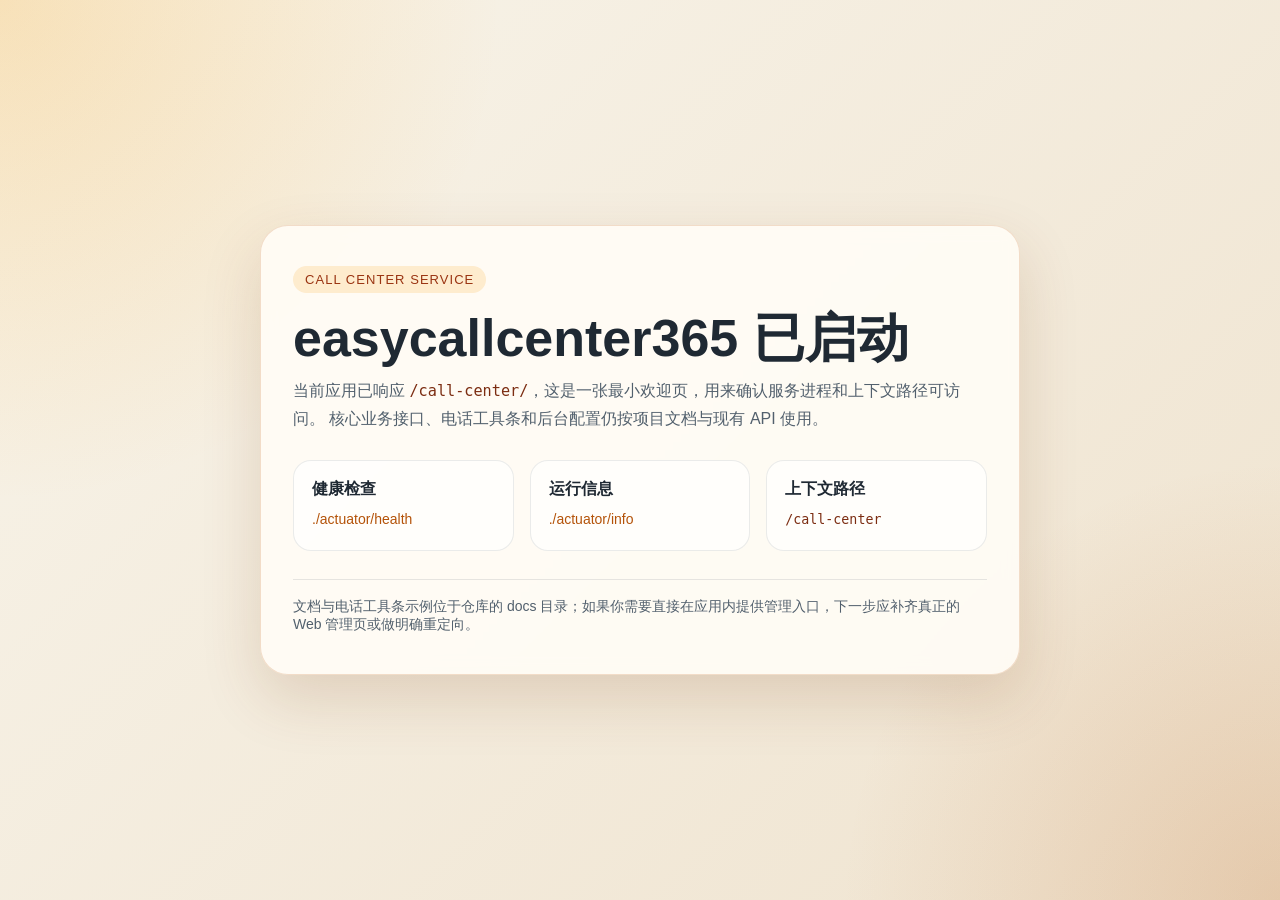
<file: src/main/resources/static/index.html>
<!DOCTYPE html>
<html lang="zh-CN">
<head>
    <meta charset="UTF-8">
    <meta name="viewport" content="width=device-width, initial-scale=1.0">
    <title>easycallcenter365</title>
    <style>
        :root {
            color-scheme: light;
            --bg: #f5efe4;
            --panel: rgba(255, 252, 246, 0.92);
            --text: #1f2933;
            --muted: #52606d;
            --accent: #b45309;
            --accent-soft: #f59e0b;
            --border: rgba(180, 83, 9, 0.18);
            --shadow: 0 24px 60px rgba(120, 53, 15, 0.16);
        }

        * {
            box-sizing: border-box;
        }

        body {
            margin: 0;
            min-height: 100vh;
            font-family: "Avenir Next", "PingFang SC", "Microsoft YaHei", sans-serif;
            color: var(--text);
            background:
                radial-gradient(circle at top left, rgba(245, 158, 11, 0.22), transparent 32%),
                radial-gradient(circle at bottom right, rgba(180, 83, 9, 0.18), transparent 28%),
                linear-gradient(135deg, #f8f4ea 0%, #efe3cf 100%);
            display: flex;
            align-items: center;
            justify-content: center;
            padding: 24px;
        }

        .panel {
            width: min(760px, 100%);
            background: var(--panel);
            border: 1px solid var(--border);
            border-radius: 28px;
            box-shadow: var(--shadow);
            padding: 40px 32px;
            backdrop-filter: blur(8px);
        }

        .eyebrow {
            display: inline-block;
            padding: 6px 12px;
            border-radius: 999px;
            background: rgba(245, 158, 11, 0.16);
            color: #9a3412;
            font-size: 13px;
            letter-spacing: 0.08em;
            text-transform: uppercase;
        }

        h1 {
            margin: 18px 0 12px;
            font-size: clamp(32px, 5vw, 52px);
            line-height: 1.05;
        }

        p {
            margin: 0;
            line-height: 1.7;
            color: var(--muted);
            font-size: 16px;
        }

        .grid {
            display: grid;
            grid-template-columns: repeat(auto-fit, minmax(220px, 1fr));
            gap: 16px;
            margin-top: 28px;
        }

        .card {
            padding: 18px;
            border-radius: 18px;
            background: rgba(255, 255, 255, 0.66);
            border: 1px solid rgba(82, 96, 109, 0.12);
        }

        .card h2 {
            margin: 0 0 8px;
            font-size: 16px;
        }

        .card p,
        .card a {
            font-size: 14px;
        }

        a {
            color: var(--accent);
            text-decoration: none;
        }

        a:hover {
            color: var(--accent-soft);
        }

        .footer {
            margin-top: 28px;
            padding-top: 18px;
            border-top: 1px solid rgba(82, 96, 109, 0.14);
            font-size: 14px;
            color: var(--muted);
        }

        code {
            font-family: "SFMono-Regular", Consolas, monospace;
            font-size: 0.95em;
            color: #7c2d12;
        }
    </style>
</head>
<body>
<main class="panel">
    <span class="eyebrow">Call Center Service</span>
    <h1>easycallcenter365 已启动</h1>
    <p>
        当前应用已响应 <code>/call-center/</code>，这是一张最小欢迎页，用来确认服务进程和上下文路径可访问。
        核心业务接口、电话工具条和后台配置仍按项目文档与现有 API 使用。
    </p>

    <section class="grid">
        <article class="card">
            <h2>健康检查</h2>
            <p><a href="./actuator/health">./actuator/health</a></p>
        </article>
        <article class="card">
            <h2>运行信息</h2>
            <p><a href="./actuator/info">./actuator/info</a></p>
        </article>
        <article class="card">
            <h2>上下文路径</h2>
            <p><code>/call-center</code></p>
        </article>
    </section>

    <div class="footer">
        文档与电话工具条示例位于仓库的 docs 目录；如果你需要直接在应用内提供管理入口，下一步应补齐真正的 Web 管理页或做明确重定向。
    </div>
</main>
</body>
</html>
</file>
